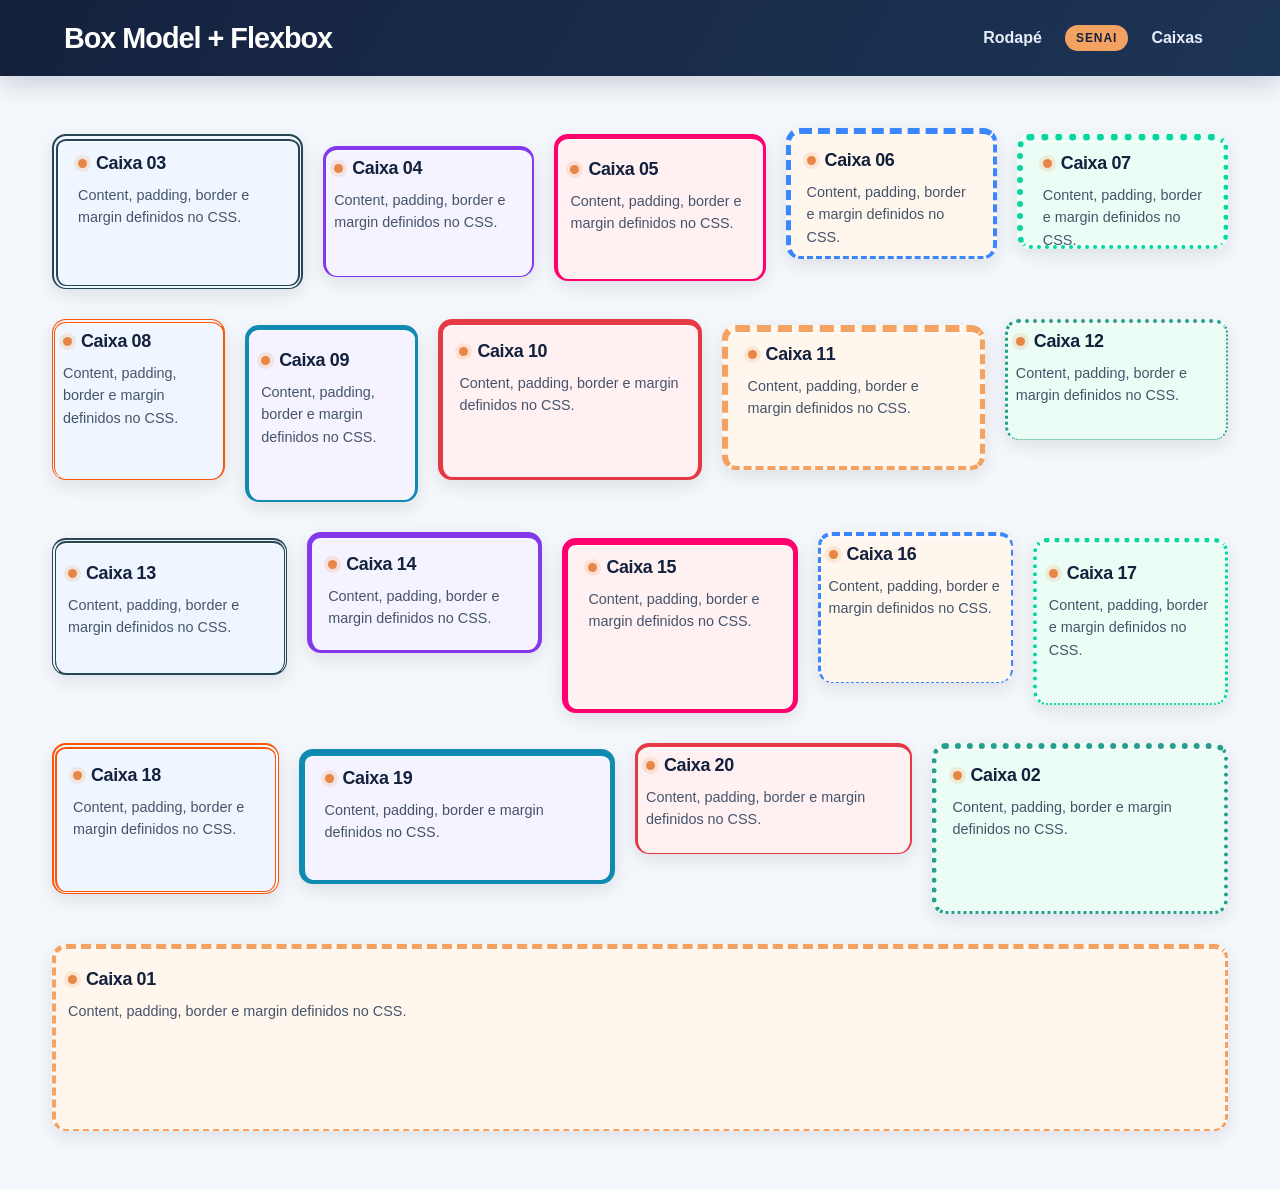
<file: atv1-aula7/index.html>
<!DOCTYPE html>
<html lang="pt-BR">
<head>
  <meta charset="UTF-8">
  <meta name="viewport" content="width=device-width, initial-scale=1.0">
  <title>Atividade 01 - Box Model e Flexbox</title>
  <!-- CSS externo, incluído pela tag <link> -->
  <link rel="stylesheet" href="style.css">
</head>
<body>
  <header class="cabecalho">
    <h1 class="titulo">Box Model + Flexbox</h1>
    <nav class="menu">
      <a href="#caixas">Caixas</a>
      <a href="#rodape">Rodapé</a>
      <span class="selo">SENAI</span>
    </nav>
  </header>

  <main class="principal" id="caixas">
    <section class="caixa caixa-01">
      <h2>Caixa 01</h2>
      <p>Content, padding, border e margin definidos no CSS.</p>
    </section>
    <section class="caixa caixa-02">
      <h2>Caixa 02</h2>
      <p>Content, padding, border e margin definidos no CSS.</p>
    </section>
    <section class="caixa caixa-03">
      <h2>Caixa 03</h2>
      <p>Content, padding, border e margin definidos no CSS.</p>
    </section>
    <section class="caixa caixa-04">
      <h2>Caixa 04</h2>
      <p>Content, padding, border e margin definidos no CSS.</p>
    </section>
    <section class="caixa caixa-05">
      <h2>Caixa 05</h2>
      <p>Content, padding, border e margin definidos no CSS.</p>
    </section>
    <section class="caixa caixa-06">
      <h2>Caixa 06</h2>
      <p>Content, padding, border e margin definidos no CSS.</p>
    </section>
    <section class="caixa caixa-07">
      <h2>Caixa 07</h2>
      <p>Content, padding, border e margin definidos no CSS.</p>
    </section>
    <section class="caixa caixa-08">
      <h2>Caixa 08</h2>
      <p>Content, padding, border e margin definidos no CSS.</p>
    </section>
    <section class="caixa caixa-09">
      <h2>Caixa 09</h2>
      <p>Content, padding, border e margin definidos no CSS.</p>
    </section>
    <section class="caixa caixa-10">
      <h2>Caixa 10</h2>
      <p>Content, padding, border e margin definidos no CSS.</p>
    </section>
    <section class="caixa caixa-11">
      <h2>Caixa 11</h2>
      <p>Content, padding, border e margin definidos no CSS.</p>
    </section>
    <section class="caixa caixa-12">
      <h2>Caixa 12</h2>
      <p>Content, padding, border e margin definidos no CSS.</p>
    </section>
    <section class="caixa caixa-13">
      <h2>Caixa 13</h2>
      <p>Content, padding, border e margin definidos no CSS.</p>
    </section>
    <section class="caixa caixa-14">
      <h2>Caixa 14</h2>
      <p>Content, padding, border e margin definidos no CSS.</p>
    </section>
    <section class="caixa caixa-15">
      <h2>Caixa 15</h2>
      <p>Content, padding, border e margin definidos no CSS.</p>
    </section>
    <section class="caixa caixa-16">
      <h2>Caixa 16</h2>
      <p>Content, padding, border e margin definidos no CSS.</p>
    </section>
    <section class="caixa caixa-17">
      <h2>Caixa 17</h2>
      <p>Content, padding, border e margin definidos no CSS.</p>
    </section>
    <section class="caixa caixa-18">
      <h2>Caixa 18</h2>
      <p>Content, padding, border e margin definidos no CSS.</p>
    </section>
    <section class="caixa caixa-19">
      <h2>Caixa 19</h2>
      <p>Content, padding, border e margin definidos no CSS.</p>
    </section>
    <section class="caixa caixa-20">
      <h2>Caixa 20</h2>
      <p>Content, padding, border e margin definidos no CSS.</p>
    </section>
  </main>

</body>
</html>
</file>
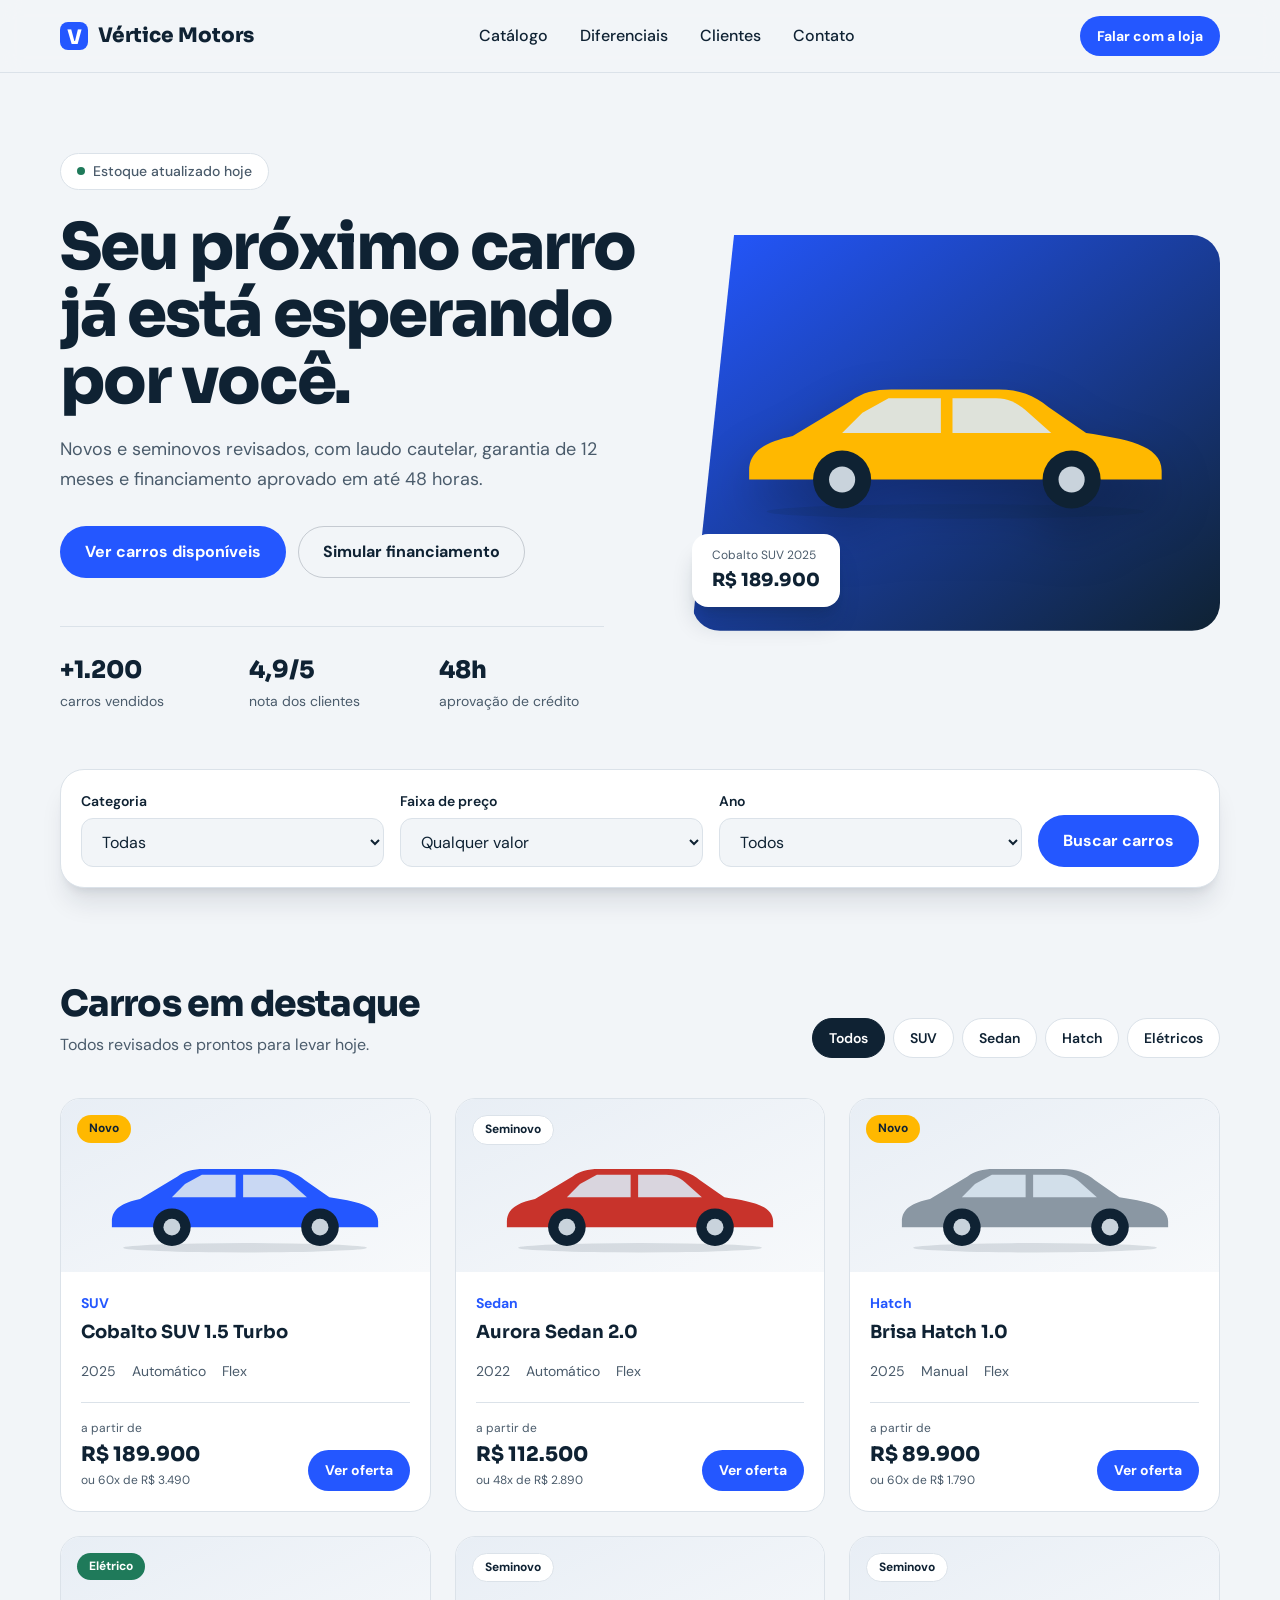
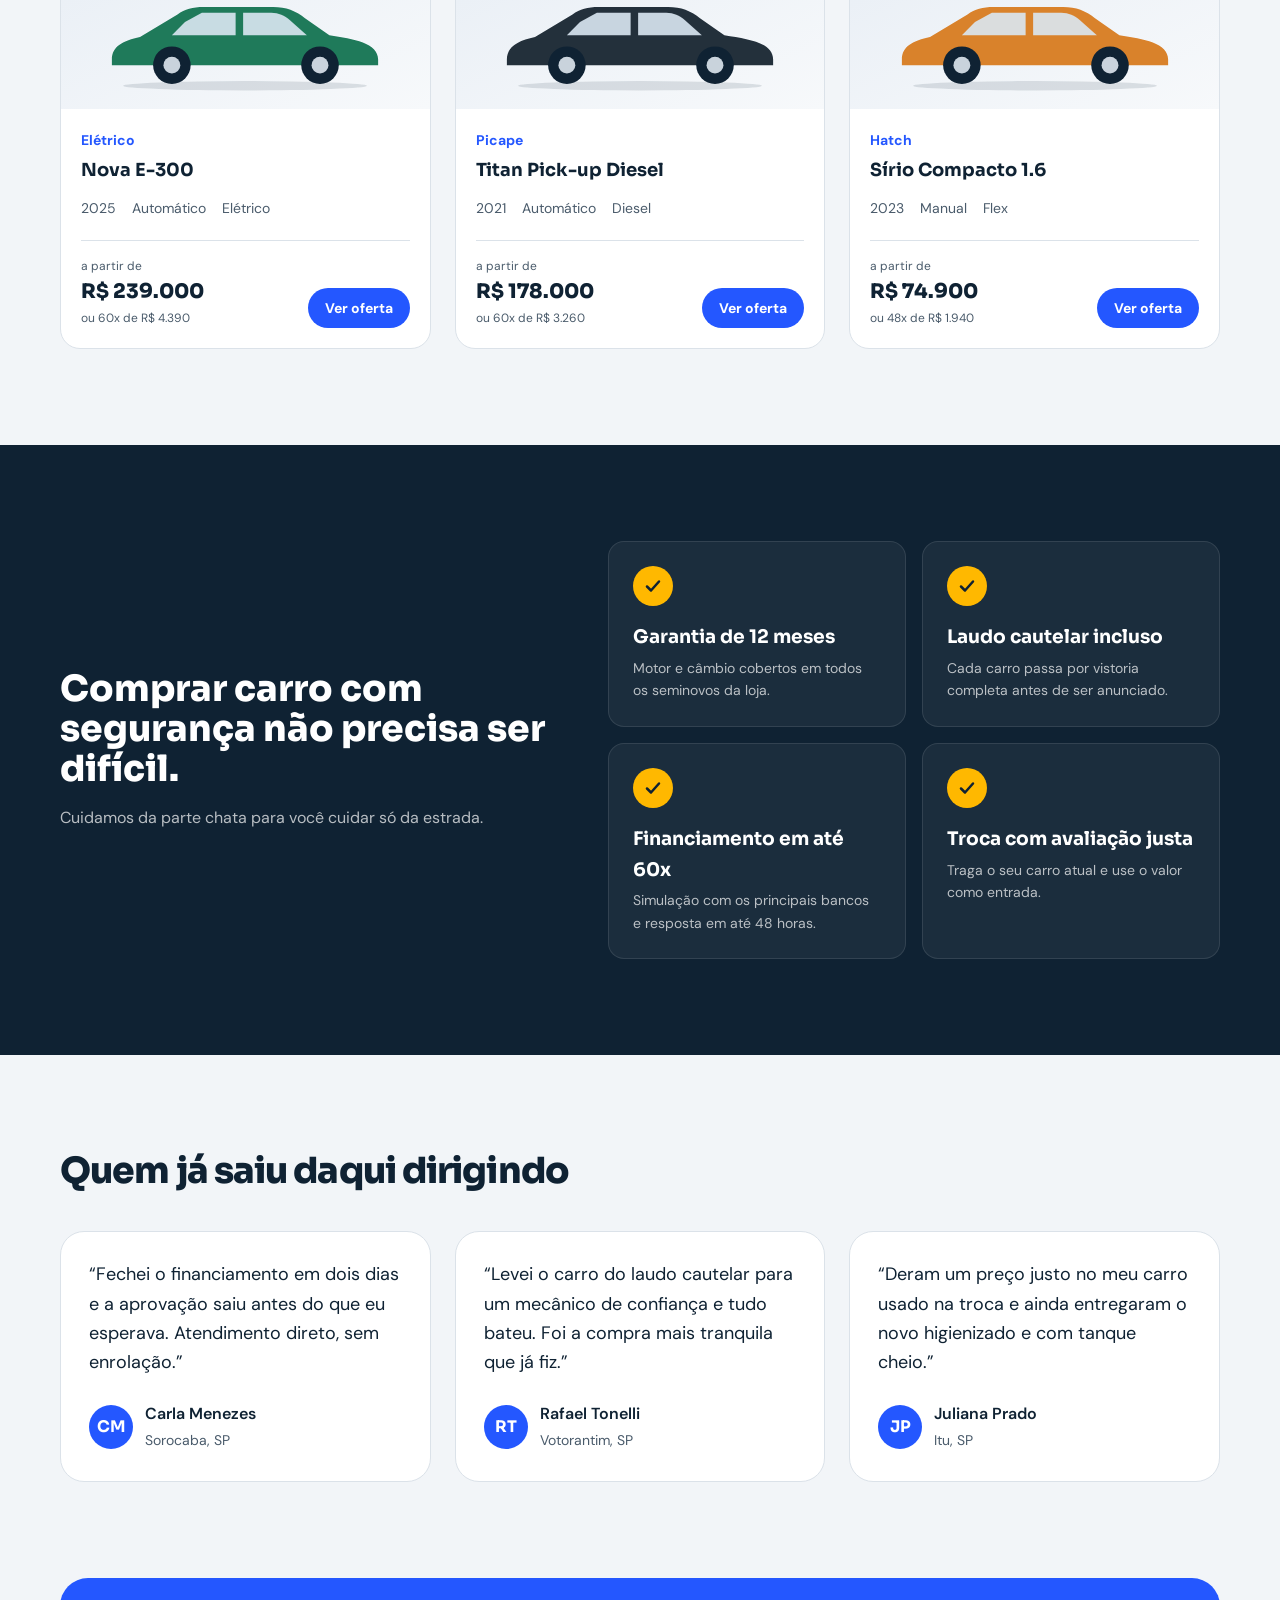
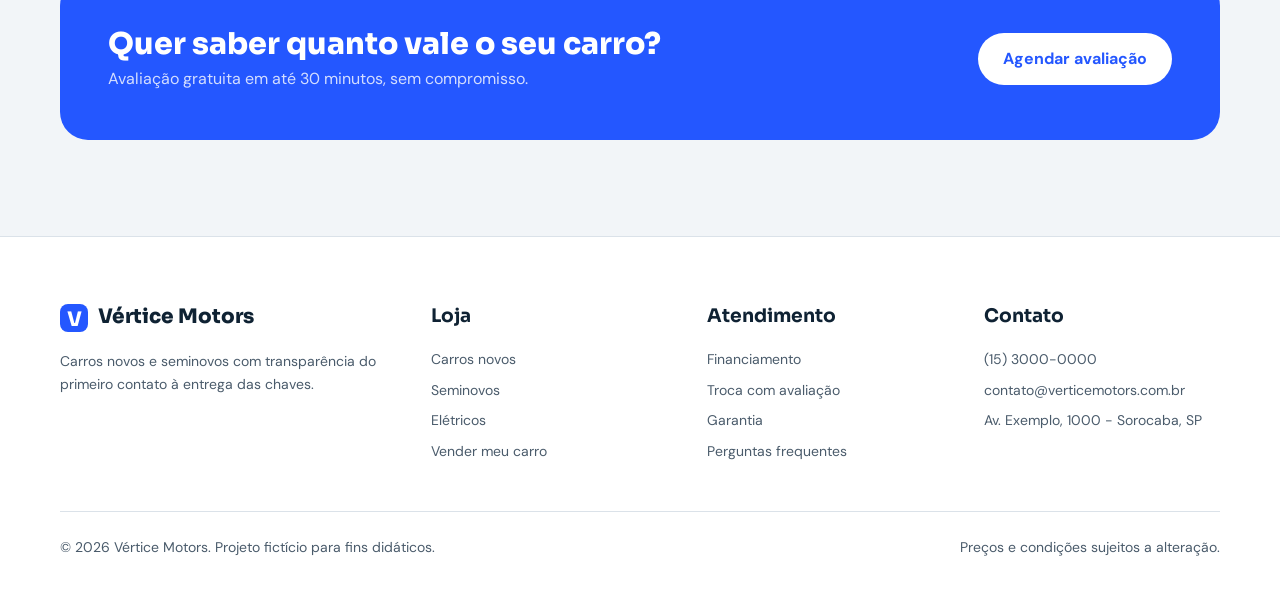
<file: atv2-aula7/index.html>
<!DOCTYPE html>
<html lang="pt-BR">
<head>
  <meta charset="UTF-8">
  <meta name="viewport" content="width=device-width, initial-scale=1.0">
  <title>Vértice Motors | Carros novos e seminovos</title>
  <meta name="description" content="Carros novos e seminovos com laudo cautelar, garantia e financiamento em até 60x.">
  <link rel="preconnect" href="https://fonts.googleapis.com">
  <link rel="preconnect" href="https://fonts.gstatic.com" crossorigin>
  <link href="https://fonts.googleapis.com/css2?family=DM+Sans:wght@400;500;700&family=Sora:wght@700;800&display=swap" rel="stylesheet">
  <link rel="stylesheet" href="style.css">
</head>
<body>
  <header class="header">
    <div class="container header__inner">
      <a class="logo" href="#"><span class="logo__mark">V</span>Vértice Motors</a>
      <nav class="nav" aria-label="Principal">
        <a href="#catalogo">Catálogo</a>
        <a href="#diferenciais">Diferenciais</a>
        <a href="#clientes">Clientes</a>
        <a href="#contato">Contato</a>
      </nav>
      <a class="btn btn--primary btn--sm" href="#contato">Falar com a loja</a>
    </div>
  </header>

  <main>
    <section class="hero">
      <div class="container hero__grid">
        <div>
          <span class="tag"><span class="tag__dot"></span>Estoque atualizado hoje</span>
          <h1 class="hero__title">Seu próximo carro já está esperando por você.</h1>
          <p class="hero__lead">Novos e seminovos revisados, com laudo cautelar, garantia de 12 meses e financiamento aprovado em até 48 horas.</p>
          <div class="hero__actions">
            <a class="btn btn--primary" href="#catalogo">Ver carros disponíveis</a>
            <a class="btn btn--ghost" href="#contato">Simular financiamento</a>
          </div>
          <dl class="stats">
            <div><dt class="stats__value">+1.200</dt><dd class="stats__label">carros vendidos</dd></div>
            <div><dt class="stats__value">4,9/5</dt><dd class="stats__label">nota dos clientes</dd></div>
            <div><dt class="stats__value">48h</dt><dd class="stats__label">aprovação de crédito</dd></div>
          </dl>
        </div>
        <div class="hero__visual">
          <div class="hero__panel">
            <svg class="hero__car" viewBox="0 0 320 124" fill="none" xmlns="http://www.w3.org/2000/svg" role="img" aria-label="Ilustração de carro">
<ellipse cx="160" cy="116" rx="130" ry="5" fill="#0f2233" opacity=".12"/>
<path d="M18 88C18 74 30 68 48 64L88 40C96 34 104 32 116 32H190C204 32 214 36 224 44L250 62C276 66 302 70 302 88V94H18Z" fill="currentColor"/>
<path d="M96 48L114 38H150V62H82Z" fill="#dbe7f2" opacity=".9"/>
<path d="M158 38H188C196 38 202 41 208 46L226 62H158Z" fill="#dbe7f2" opacity=".9"/>
<circle cx="82" cy="94" r="20" fill="#0f2233"/><circle cx="82" cy="94" r="9" fill="#c9d3dc"/>
<circle cx="240" cy="94" r="20" fill="#0f2233"/><circle cx="240" cy="94" r="9" fill="#c9d3dc"/>
</svg>
          </div>
          <div class="hero__chip">
            <p class="hero__chip-label">Cobalto SUV 2025</p>
            <p class="hero__chip-price">R$ 189.900</p>
          </div>
        </div>
      </div>
    </section>

    <section class="search-wrap" aria-label="Buscar carros">
      <div class="container">
        <form class="search" action="#catalogo">
          <div class="field"><label class="field__label" for="marca">Categoria</label>
            <select class="field__select" id="marca"><option>Todas</option><option>SUV</option><option>Sedan</option><option>Hatch</option><option>Picape</option><option>Elétrico</option></select></div>
          <div class="field"><label class="field__label" for="preco">Faixa de preço</label>
            <select class="field__select" id="preco"><option>Qualquer valor</option><option>Até R$ 90 mil</option><option>R$ 90 a 150 mil</option><option>Acima de R$ 150 mil</option></select></div>
          <div class="field"><label class="field__label" for="ano">Ano</label>
            <select class="field__select" id="ano"><option>Todos</option><option>2025</option><option>2023 ou mais novo</option><option>2021 ou mais novo</option></select></div>
          <button class="btn btn--primary" type="submit">Buscar carros</button>
        </form>
      </div>
    </section>

    <section class="section" id="catalogo">
      <div class="container">
        <div class="section__head">
          <div>
            <h2 class="section__title">Carros em destaque</h2>
            <p class="section__sub">Todos revisados e prontos para levar hoje.</p>
          </div>
          <div class="chips">
            <button class="chip chip--active" type="button">Todos</button>
            <button class="chip" type="button">SUV</button>
            <button class="chip" type="button">Sedan</button>
            <button class="chip" type="button">Hatch</button>
            <button class="chip" type="button">Elétricos</button>
          </div>
        </div>
        <div class="grid-cards">
        <article class="card">
          <div class="card__media">
            <span class="badge badge--new">Novo</span>
            <svg class="car car--blue" viewBox="0 0 320 124" fill="none" xmlns="http://www.w3.org/2000/svg" role="img" aria-label="Ilustração de carro">
<ellipse cx="160" cy="116" rx="130" ry="5" fill="#0f2233" opacity=".12"/>
<path d="M18 88C18 74 30 68 48 64L88 40C96 34 104 32 116 32H190C204 32 214 36 224 44L250 62C276 66 302 70 302 88V94H18Z" fill="currentColor"/>
<path d="M96 48L114 38H150V62H82Z" fill="#dbe7f2" opacity=".9"/>
<path d="M158 38H188C196 38 202 41 208 46L226 62H158Z" fill="#dbe7f2" opacity=".9"/>
<circle cx="82" cy="94" r="20" fill="#0f2233"/><circle cx="82" cy="94" r="9" fill="#c9d3dc"/>
<circle cx="240" cy="94" r="20" fill="#0f2233"/><circle cx="240" cy="94" r="9" fill="#c9d3dc"/>
</svg>
          </div>
          <div class="card__body">
            <p class="card__type">SUV</p>
            <h3 class="card__title">Cobalto SUV 1.5 Turbo</h3>
            <ul class="specs"><li>2025</li><li>Automático</li><li>Flex</li></ul>
            <div class="card__footer">
              <div>
                <p class="card__from">a partir de</p>
                <p class="card__price">R$ 189.900</p>
                <p class="card__from">ou 60x de R$ 3.490</p>
              </div>
              <a class="btn btn--primary btn--sm" href="#contato">Ver oferta</a>
            </div>
          </div>
        </article>
        <article class="card">
          <div class="card__media">
            <span class="badge badge--used">Seminovo</span>
            <svg class="car car--red" viewBox="0 0 320 124" fill="none" xmlns="http://www.w3.org/2000/svg" role="img" aria-label="Ilustração de carro">
<ellipse cx="160" cy="116" rx="130" ry="5" fill="#0f2233" opacity=".12"/>
<path d="M18 88C18 74 30 68 48 64L88 40C96 34 104 32 116 32H190C204 32 214 36 224 44L250 62C276 66 302 70 302 88V94H18Z" fill="currentColor"/>
<path d="M96 48L114 38H150V62H82Z" fill="#dbe7f2" opacity=".9"/>
<path d="M158 38H188C196 38 202 41 208 46L226 62H158Z" fill="#dbe7f2" opacity=".9"/>
<circle cx="82" cy="94" r="20" fill="#0f2233"/><circle cx="82" cy="94" r="9" fill="#c9d3dc"/>
<circle cx="240" cy="94" r="20" fill="#0f2233"/><circle cx="240" cy="94" r="9" fill="#c9d3dc"/>
</svg>
          </div>
          <div class="card__body">
            <p class="card__type">Sedan</p>
            <h3 class="card__title">Aurora Sedan 2.0</h3>
            <ul class="specs"><li>2022</li><li>Automático</li><li>Flex</li></ul>
            <div class="card__footer">
              <div>
                <p class="card__from">a partir de</p>
                <p class="card__price">R$ 112.500</p>
                <p class="card__from">ou 48x de R$ 2.890</p>
              </div>
              <a class="btn btn--primary btn--sm" href="#contato">Ver oferta</a>
            </div>
          </div>
        </article>
        <article class="card">
          <div class="card__media">
            <span class="badge badge--new">Novo</span>
            <svg class="car car--silver" viewBox="0 0 320 124" fill="none" xmlns="http://www.w3.org/2000/svg" role="img" aria-label="Ilustração de carro">
<ellipse cx="160" cy="116" rx="130" ry="5" fill="#0f2233" opacity=".12"/>
<path d="M18 88C18 74 30 68 48 64L88 40C96 34 104 32 116 32H190C204 32 214 36 224 44L250 62C276 66 302 70 302 88V94H18Z" fill="currentColor"/>
<path d="M96 48L114 38H150V62H82Z" fill="#dbe7f2" opacity=".9"/>
<path d="M158 38H188C196 38 202 41 208 46L226 62H158Z" fill="#dbe7f2" opacity=".9"/>
<circle cx="82" cy="94" r="20" fill="#0f2233"/><circle cx="82" cy="94" r="9" fill="#c9d3dc"/>
<circle cx="240" cy="94" r="20" fill="#0f2233"/><circle cx="240" cy="94" r="9" fill="#c9d3dc"/>
</svg>
          </div>
          <div class="card__body">
            <p class="card__type">Hatch</p>
            <h3 class="card__title">Brisa Hatch 1.0</h3>
            <ul class="specs"><li>2025</li><li>Manual</li><li>Flex</li></ul>
            <div class="card__footer">
              <div>
                <p class="card__from">a partir de</p>
                <p class="card__price">R$ 89.900</p>
                <p class="card__from">ou 60x de R$ 1.790</p>
              </div>
              <a class="btn btn--primary btn--sm" href="#contato">Ver oferta</a>
            </div>
          </div>
        </article>
        <article class="card">
          <div class="card__media">
            <span class="badge badge--eco">Elétrico</span>
            <svg class="car car--green" viewBox="0 0 320 124" fill="none" xmlns="http://www.w3.org/2000/svg" role="img" aria-label="Ilustração de carro">
<ellipse cx="160" cy="116" rx="130" ry="5" fill="#0f2233" opacity=".12"/>
<path d="M18 88C18 74 30 68 48 64L88 40C96 34 104 32 116 32H190C204 32 214 36 224 44L250 62C276 66 302 70 302 88V94H18Z" fill="currentColor"/>
<path d="M96 48L114 38H150V62H82Z" fill="#dbe7f2" opacity=".9"/>
<path d="M158 38H188C196 38 202 41 208 46L226 62H158Z" fill="#dbe7f2" opacity=".9"/>
<circle cx="82" cy="94" r="20" fill="#0f2233"/><circle cx="82" cy="94" r="9" fill="#c9d3dc"/>
<circle cx="240" cy="94" r="20" fill="#0f2233"/><circle cx="240" cy="94" r="9" fill="#c9d3dc"/>
</svg>
          </div>
          <div class="card__body">
            <p class="card__type">Elétrico</p>
            <h3 class="card__title">Nova E-300</h3>
            <ul class="specs"><li>2025</li><li>Automático</li><li>Elétrico</li></ul>
            <div class="card__footer">
              <div>
                <p class="card__from">a partir de</p>
                <p class="card__price">R$ 239.000</p>
                <p class="card__from">ou 60x de R$ 4.390</p>
              </div>
              <a class="btn btn--primary btn--sm" href="#contato">Ver oferta</a>
            </div>
          </div>
        </article>
        <article class="card">
          <div class="card__media">
            <span class="badge badge--used">Seminovo</span>
            <svg class="car car--black" viewBox="0 0 320 124" fill="none" xmlns="http://www.w3.org/2000/svg" role="img" aria-label="Ilustração de carro">
<ellipse cx="160" cy="116" rx="130" ry="5" fill="#0f2233" opacity=".12"/>
<path d="M18 88C18 74 30 68 48 64L88 40C96 34 104 32 116 32H190C204 32 214 36 224 44L250 62C276 66 302 70 302 88V94H18Z" fill="currentColor"/>
<path d="M96 48L114 38H150V62H82Z" fill="#dbe7f2" opacity=".9"/>
<path d="M158 38H188C196 38 202 41 208 46L226 62H158Z" fill="#dbe7f2" opacity=".9"/>
<circle cx="82" cy="94" r="20" fill="#0f2233"/><circle cx="82" cy="94" r="9" fill="#c9d3dc"/>
<circle cx="240" cy="94" r="20" fill="#0f2233"/><circle cx="240" cy="94" r="9" fill="#c9d3dc"/>
</svg>
          </div>
          <div class="card__body">
            <p class="card__type">Picape</p>
            <h3 class="card__title">Titan Pick-up Diesel</h3>
            <ul class="specs"><li>2021</li><li>Automático</li><li>Diesel</li></ul>
            <div class="card__footer">
              <div>
                <p class="card__from">a partir de</p>
                <p class="card__price">R$ 178.000</p>
                <p class="card__from">ou 60x de R$ 3.260</p>
              </div>
              <a class="btn btn--primary btn--sm" href="#contato">Ver oferta</a>
            </div>
          </div>
        </article>
        <article class="card">
          <div class="card__media">
            <span class="badge badge--used">Seminovo</span>
            <svg class="car car--orange" viewBox="0 0 320 124" fill="none" xmlns="http://www.w3.org/2000/svg" role="img" aria-label="Ilustração de carro">
<ellipse cx="160" cy="116" rx="130" ry="5" fill="#0f2233" opacity=".12"/>
<path d="M18 88C18 74 30 68 48 64L88 40C96 34 104 32 116 32H190C204 32 214 36 224 44L250 62C276 66 302 70 302 88V94H18Z" fill="currentColor"/>
<path d="M96 48L114 38H150V62H82Z" fill="#dbe7f2" opacity=".9"/>
<path d="M158 38H188C196 38 202 41 208 46L226 62H158Z" fill="#dbe7f2" opacity=".9"/>
<circle cx="82" cy="94" r="20" fill="#0f2233"/><circle cx="82" cy="94" r="9" fill="#c9d3dc"/>
<circle cx="240" cy="94" r="20" fill="#0f2233"/><circle cx="240" cy="94" r="9" fill="#c9d3dc"/>
</svg>
          </div>
          <div class="card__body">
            <p class="card__type">Hatch</p>
            <h3 class="card__title">Sírio Compacto 1.6</h3>
            <ul class="specs"><li>2023</li><li>Manual</li><li>Flex</li></ul>
            <div class="card__footer">
              <div>
                <p class="card__from">a partir de</p>
                <p class="card__price">R$ 74.900</p>
                <p class="card__from">ou 48x de R$ 1.940</p>
              </div>
              <a class="btn btn--primary btn--sm" href="#contato">Ver oferta</a>
            </div>
          </div>
        </article>
        </div>
      </div>
    </section>

    <section class="dark" id="diferenciais">
      <div class="container dark__grid">
        <div>
          <h2 class="dark__title">Comprar carro com segurança não precisa ser difícil.</h2>
          <p class="dark__text">Cuidamos da parte chata para você cuidar só da estrada.</p>
        </div>
        <ul class="features">
          <li class="feature">
            <span class="feature__icon"><svg class="feature__check" viewBox="0 0 20 20" fill="none" stroke="currentColor" stroke-width="2.5" stroke-linecap="round" stroke-linejoin="round" aria-hidden="true"><path d="M4 10.5l4 4 8-9"/></svg></span>
            <h3 class="feature__title">Garantia de 12 meses</h3>
            <p class="feature__text">Motor e câmbio cobertos em todos os seminovos da loja.</p>
          </li>
          <li class="feature">
            <span class="feature__icon"><svg class="feature__check" viewBox="0 0 20 20" fill="none" stroke="currentColor" stroke-width="2.5" stroke-linecap="round" stroke-linejoin="round" aria-hidden="true"><path d="M4 10.5l4 4 8-9"/></svg></span>
            <h3 class="feature__title">Laudo cautelar incluso</h3>
            <p class="feature__text">Cada carro passa por vistoria completa antes de ser anunciado.</p>
          </li>
          <li class="feature">
            <span class="feature__icon"><svg class="feature__check" viewBox="0 0 20 20" fill="none" stroke="currentColor" stroke-width="2.5" stroke-linecap="round" stroke-linejoin="round" aria-hidden="true"><path d="M4 10.5l4 4 8-9"/></svg></span>
            <h3 class="feature__title">Financiamento em até 60x</h3>
            <p class="feature__text">Simulação com os principais bancos e resposta em até 48 horas.</p>
          </li>
          <li class="feature">
            <span class="feature__icon"><svg class="feature__check" viewBox="0 0 20 20" fill="none" stroke="currentColor" stroke-width="2.5" stroke-linecap="round" stroke-linejoin="round" aria-hidden="true"><path d="M4 10.5l4 4 8-9"/></svg></span>
            <h3 class="feature__title">Troca com avaliação justa</h3>
            <p class="feature__text">Traga o seu carro atual e use o valor como entrada.</p>
          </li>
        </ul>
      </div>
    </section>

    <section class="section" id="clientes">
      <div class="container">
        <h2 class="section__title">Quem já saiu daqui dirigindo</h2>
        <div class="grid-quotes">
        <figure class="quote">
          <blockquote class="quote__text">“Fechei o financiamento em dois dias e a aprovação saiu antes do que eu esperava. Atendimento direto, sem enrolação.”</blockquote>
          <figcaption class="quote__person">
            <span class="quote__avatar">CM</span>
            <span><strong class="quote__name">Carla Menezes</strong><span class="quote__city">Sorocaba, SP</span></span>
          </figcaption>
        </figure>
        <figure class="quote">
          <blockquote class="quote__text">“Levei o carro do laudo cautelar para um mecânico de confiança e tudo bateu. Foi a compra mais tranquila que já fiz.”</blockquote>
          <figcaption class="quote__person">
            <span class="quote__avatar">RT</span>
            <span><strong class="quote__name">Rafael Tonelli</strong><span class="quote__city">Votorantim, SP</span></span>
          </figcaption>
        </figure>
        <figure class="quote">
          <blockquote class="quote__text">“Deram um preço justo no meu carro usado na troca e ainda entregaram o novo higienizado e com tanque cheio.”</blockquote>
          <figcaption class="quote__person">
            <span class="quote__avatar">JP</span>
            <span><strong class="quote__name">Juliana Prado</strong><span class="quote__city">Itu, SP</span></span>
          </figcaption>
        </figure>
        </div>
      </div>
    </section>

    <section class="cta-wrap" id="contato">
      <div class="container">
        <div class="cta">
          <div>
            <h2 class="cta__title">Quer saber quanto vale o seu carro?</h2>
            <p class="cta__text">Avaliação gratuita em até 30 minutos, sem compromisso.</p>
          </div>
          <a class="btn btn--light" href="#">Agendar avaliação</a>
        </div>
      </div>
    </section>
  </main>

  <footer class="footer">
    <div class="container">
      <div class="footer__grid">
        <div>
          <a class="logo" href="#"><span class="logo__mark">V</span>Vértice Motors</a>
          <p class="footer__about">Carros novos e seminovos com transparência do primeiro contato à entrega das chaves.</p>
        </div>
      <div>
        <h3 class="footer__title">Loja</h3>
        <ul class="footer__list">
          <li><a href="#">Carros novos</a></li>
          <li><a href="#">Seminovos</a></li>
          <li><a href="#">Elétricos</a></li>
          <li><a href="#">Vender meu carro</a></li>
        </ul>
      </div>
      <div>
        <h3 class="footer__title">Atendimento</h3>
        <ul class="footer__list">
          <li><a href="#">Financiamento</a></li>
          <li><a href="#">Troca com avaliação</a></li>
          <li><a href="#">Garantia</a></li>
          <li><a href="#">Perguntas frequentes</a></li>
        </ul>
      </div>
      <div>
        <h3 class="footer__title">Contato</h3>
        <ul class="footer__list">
          <li><a href="#">(15) 3000-0000</a></li>
          <li><a href="#">contato@verticemotors.com.br</a></li>
          <li><a href="#">Av. Exemplo, 1000 - Sorocaba, SP</a></li>
        </ul>
      </div>
      </div>
      <div class="footer__bottom">
        <p>© 2026 Vértice Motors. Projeto fictício para fins didáticos.</p>
        <p>Preços e condições sujeitos a alteração.</p>
      </div>
    </div>
  </footer>
</body>
</html>
</file>
<file: atv1-aula7/style.css>
/* ==========================================================
   Atividade 01 - Box Model (Content, Padding, Border, Margin)
   e Flexbox. Todas as caixas usam box-sizing: content-box
   para que width/height representem só o CONTENT.
   ========================================================== */

* { box-sizing: content-box; }

body {
  margin: 0;
  font-family: "Segoe UI", Arial, Helvetica, sans-serif;
  background: #f4f7fb;
  color: #172033;
}

/* ================= PARTE 3 - FLEXBOX (20 propriedades) ================= */

/* Cabeçalho */
.cabecalho {
  display: flex;                    /* 1  display: flex */
  justify-content: space-between;   /* 6  justify-content */
  align-items: center;              /* 7  align-items */
  gap: 20px;
  padding: 20px clamp(20px, 5vw, 72px);
  background: linear-gradient(120deg, #14213d, #1d3557);
  color: #fff;
  box-shadow: 0 8px 24px rgb(20 33 61 / 18%);
}
.titulo {
  margin: 0;
  font-size: clamp(1.25rem, 2.5vw, 1.8rem);
  letter-spacing: -0.035em;
}

/* Menu */
.menu {
  display: flex;
  gap: 10px;                        /* 11 gap */
  align-items: center;
}
.menu a {
  padding: 9px 13px;
  border-radius: 8px;
  color: #e8eef8;
  text-decoration: none;
  font-weight: 600;
  transition: background-color 160ms ease, color 160ms ease;
}
.menu a:hover,
.menu a:focus-visible {
  background: rgb(255 255 255 / 14%);
  color: #fff;
  outline: none;
}
.menu a:first-child { order: 2; }   /* 18 order (troca a posição) */

.selo {
  display: inline-flex;             /* 2  inline-flex */
  place-items: center;              /* 10 place-items */
  padding: 6px 11px;
  background: #f4a261;
  color: #14213d;
  font-weight: bold;
  font-size: 0.75rem;
  letter-spacing: 0.08em;
  border-radius: 999px;
  order: 1;
}

/* Contêiner das 20 caixas */
.principal {
  display: flex;
  flex-direction: row;              /* 3  flex-direction */
  flex-wrap: wrap;                  /* 4  flex-wrap */
  flex-flow: row wrap;              /* 5  flex-flow (atalho de direction + wrap) */
  justify-content: center;          /* 6  justify-content */
  align-items: flex-start;          /* 7  align-items */
  align-content: flex-start;        /* 8  align-content */
  place-content: flex-start center; /* 9  place-content */
  gap: 12px;                        /* 11 gap */
  row-gap: 16px;                    /* 12 row-gap */
  column-gap: 12px;                 /* 13 column-gap */
  padding: clamp(20px, 4vw, 48px);
}

/* Propriedades dos ITENS (as caixas) */
.caixa {
  flex-grow: 1;                     /* 14 flex-grow */
  flex-shrink: 1;                   /* 15 flex-shrink */
  flex-basis: auto;                 /* 16 flex-basis (usa o width de cada caixa) */
  flex: 1 1 auto;                   /* 17 flex (atalho de grow shrink basis) */
  position: relative;
  border-radius: 14px;
  background-image: linear-gradient(145deg, rgb(255 255 255 / 72%), rgb(255 255 255 / 12%));
  box-shadow: 0 6px 18px rgb(23 32 51 / 10%), inset 0 1px 0 rgb(255 255 255 / 80%);
  color: #263248;
  overflow-wrap: anywhere;
  transition: transform 180ms ease, box-shadow 180ms ease, filter 180ms ease;
}
.caixa:hover {
  transform: translateY(-5px);
  filter: saturate(1.08);
  box-shadow: 0 14px 28px rgb(23 32 51 / 17%), inset 0 1px 0 rgb(255 255 255 / 90%);
}
.caixa-01 { order: 2; }             /* 18 order */
.caixa-02 { order: 1; }
.caixa-03 { align-self: flex-end; } /* 19 align-self */
.caixa-04 { place-self: center; }   /* 20 place-self */

/* Rodapé */
.rodape {
  display: flex;
  flex-direction: row;
  justify-content: space-around;
  padding: 16px;
  background: #1e293b;
  color: #fff;
}

/* Responsivo: em telas pequenas tudo vira coluna */
@media (max-width: 600px) {
  .cabecalho, .rodape { flex-direction: column; gap: 12px; }
  .menu { flex-wrap: wrap; justify-content: center; }
  .principal {
    flex-direction: column;
    align-items: stretch;
    gap: 14px;
  }
  .caixa {
    width: auto;
    height: auto;
    min-height: 72px;
  }
}

@media (prefers-reduced-motion: reduce) {
  .caixa, .menu a { transition: none; }
  .caixa:hover { transform: none; }
}

/* ================= PARTE 2 - BOX MODEL (20 elementos) ================= */
.caixa h2 {
  display: flex;
  align-items: center;
  gap: 9px;
  margin: 0 0 10px;
  color: #14213d;
  font-size: 1.12rem;
  letter-spacing: -0.02em;
}
.caixa h2::before {
  content: "";
  width: 9px;
  height: 9px;
  flex: 0 0 9px;
  border-radius: 50%;
  background: #e88745;
  box-shadow: 0 0 0 4px rgb(232 135 69 / 16%);
}
.caixa p {
  margin: 0;
  color: #46546b;
  font-size: 0.9rem;
  line-height: 1.55;
}

.caixa-01 {
  /* Content */
  width: 220px; height: 140px;
  /* Padding */
  padding-top: 20px; padding-right: 12px; padding-bottom: 20px; padding-left: 12px;
  /* Border */
  border-width: 5px 3px 2px 4px; border-style: dashed; border-color: #f4a261;
  /* Margin */
  margin-top: 10px; margin-right: 4px; margin-bottom: 10px; margin-left: 4px;
  background: #fff7ed;
}
.caixa-02 {
  /* Content */
  width: 210px; height: 130px;
  /* Padding */
  padding-top: 16px; padding-right: 16px; padding-bottom: 16px; padding-left: 16px;
  /* Border */
  border-width: 6px 4px 3px 5px; border-style: dotted; border-color: #2a9d8f;
  /* Margin */
  margin-top: 4px; margin-right: 4px; margin-bottom: 4px; margin-left: 4px;
  background: #ecfdf5;
}
.caixa-03 {
  /* Content */
  width: 200px; height: 120px;
  /* Padding */
  padding-top: 12px; padding-right: 20px; padding-bottom: 12px; padding-left: 20px;
  /* Border */
  border-width: 7px 5px 4px 6px; border-style: double; border-color: #264653;
  /* Margin */
  margin-top: 10px; margin-right: 4px; margin-bottom: 10px; margin-left: 4px;
  background: #eff6ff;
}
.caixa-04 {
  /* Content */
  width: 190px; height: 110px;
  /* Padding */
  padding-top: 8px; padding-right: 8px; padding-bottom: 8px; padding-left: 8px;
  /* Border */
  border-width: 4px 2px 1px 3px; border-style: solid; border-color: #8338ec;
  /* Margin */
  margin-top: 4px; margin-right: 4px; margin-bottom: 4px; margin-left: 4px;
  background: #f5f3ff;
}
.caixa-05 {
  /* Content */
  width: 180px; height: 100px;
  /* Padding */
  padding-top: 20px; padding-right: 12px; padding-bottom: 20px; padding-left: 12px;
  /* Border */
  border-width: 5px 3px 2px 4px; border-style: solid; border-color: #ff006e;
  /* Margin */
  margin-top: 10px; margin-right: 4px; margin-bottom: 10px; margin-left: 4px;
  background: #fff1f2;
}
.caixa-06 {
  /* Content */
  width: 170px; height: 90px;
  /* Padding */
  padding-top: 16px; padding-right: 16px; padding-bottom: 16px; padding-left: 16px;
  /* Border */
  border-width: 6px 4px 3px 5px; border-style: dashed; border-color: #3a86ff;
  /* Margin */
  margin-top: 4px; margin-right: 4px; margin-bottom: 4px; margin-left: 4px;
  background: #fff7ed;
}
.caixa-07 {
  /* Content */
  width: 160px; height: 80px;
  /* Padding */
  padding-top: 12px; padding-right: 20px; padding-bottom: 12px; padding-left: 20px;
  /* Border */
  border-width: 7px 5px 4px 6px; border-style: dotted; border-color: #06d6a0;
  /* Margin */
  margin-top: 10px; margin-right: 4px; margin-bottom: 10px; margin-left: 4px;
  background: #ecfdf5;
}
.caixa-08 {
  /* Content */
  width: 150px; height: 140px;
  /* Padding */
  padding-top: 8px; padding-right: 8px; padding-bottom: 8px; padding-left: 8px;
  /* Border */
  border-width: 4px 2px 1px 3px; border-style: double; border-color: #fb5607;
  /* Margin */
  margin-top: 4px; margin-right: 4px; margin-bottom: 4px; margin-left: 4px;
  background: #eff6ff;
}
.caixa-09 {
  /* Content */
  width: 140px; height: 130px;
  /* Padding */
  padding-top: 20px; padding-right: 12px; padding-bottom: 20px; padding-left: 12px;
  /* Border */
  border-width: 5px 3px 2px 4px; border-style: solid; border-color: #118ab2;
  /* Margin */
  margin-top: 10px; margin-right: 4px; margin-bottom: 10px; margin-left: 4px;
  background: #f5f3ff;
}
.caixa-10 {
  /* Content */
  width: 220px; height: 120px;
  /* Padding */
  padding-top: 16px; padding-right: 16px; padding-bottom: 16px; padding-left: 16px;
  /* Border */
  border-width: 6px 4px 3px 5px; border-style: solid; border-color: #e63946;
  /* Margin */
  margin-top: 4px; margin-right: 4px; margin-bottom: 4px; margin-left: 4px;
  background: #fff1f2;
}
.caixa-11 {
  /* Content */
  width: 210px; height: 110px;
  /* Padding */
  padding-top: 12px; padding-right: 20px; padding-bottom: 12px; padding-left: 20px;
  /* Border */
  border-width: 7px 5px 4px 6px; border-style: dashed; border-color: #f4a261;
  /* Margin */
  margin-top: 10px; margin-right: 4px; margin-bottom: 10px; margin-left: 4px;
  background: #fff7ed;
}
.caixa-12 {
  /* Content */
  width: 200px; height: 100px;
  /* Padding */
  padding-top: 8px; padding-right: 8px; padding-bottom: 8px; padding-left: 8px;
  /* Border */
  border-width: 4px 2px 1px 3px; border-style: dotted; border-color: #2a9d8f;
  /* Margin */
  margin-top: 4px; margin-right: 4px; margin-bottom: 4px; margin-left: 4px;
  background: #ecfdf5;
}
.caixa-13 {
  /* Content */
  width: 190px; height: 90px;
  /* Padding */
  padding-top: 20px; padding-right: 12px; padding-bottom: 20px; padding-left: 12px;
  /* Border */
  border-width: 5px 3px 2px 4px; border-style: double; border-color: #264653;
  /* Margin */
  margin-top: 10px; margin-right: 4px; margin-bottom: 10px; margin-left: 4px;
  background: #eff6ff;
}
.caixa-14 {
  /* Content */
  width: 180px; height: 80px;
  /* Padding */
  padding-top: 16px; padding-right: 16px; padding-bottom: 16px; padding-left: 16px;
  /* Border */
  border-width: 6px 4px 3px 5px; border-style: solid; border-color: #8338ec;
  /* Margin */
  margin-top: 4px; margin-right: 4px; margin-bottom: 4px; margin-left: 4px;
  background: #f5f3ff;
}
.caixa-15 {
  /* Content */
  width: 170px; height: 140px;
  /* Padding */
  padding-top: 12px; padding-right: 20px; padding-bottom: 12px; padding-left: 20px;
  /* Border */
  border-width: 7px 5px 4px 6px; border-style: solid; border-color: #ff006e;
  /* Margin */
  margin-top: 10px; margin-right: 4px; margin-bottom: 10px; margin-left: 4px;
  background: #fff1f2;
}
.caixa-16 {
  /* Content */
  width: 160px; height: 130px;
  /* Padding */
  padding-top: 8px; padding-right: 8px; padding-bottom: 8px; padding-left: 8px;
  /* Border */
  border-width: 4px 2px 1px 3px; border-style: dashed; border-color: #3a86ff;
  /* Margin */
  margin-top: 4px; margin-right: 4px; margin-bottom: 4px; margin-left: 4px;
  background: #fff7ed;
}
.caixa-17 {
  /* Content */
  width: 150px; height: 120px;
  /* Padding */
  padding-top: 20px; padding-right: 12px; padding-bottom: 20px; padding-left: 12px;
  /* Border */
  border-width: 5px 3px 2px 4px; border-style: dotted; border-color: #06d6a0;
  /* Margin */
  margin-top: 10px; margin-right: 4px; margin-bottom: 10px; margin-left: 4px;
  background: #ecfdf5;
}
.caixa-18 {
  /* Content */
  width: 140px; height: 110px;
  /* Padding */
  padding-top: 16px; padding-right: 16px; padding-bottom: 16px; padding-left: 16px;
  /* Border */
  border-width: 6px 4px 3px 5px; border-style: double; border-color: #fb5607;
  /* Margin */
  margin-top: 4px; margin-right: 4px; margin-bottom: 4px; margin-left: 4px;
  background: #eff6ff;
}
.caixa-19 {
  /* Content */
  width: 220px; height: 100px;
  /* Padding */
  padding-top: 12px; padding-right: 20px; padding-bottom: 12px; padding-left: 20px;
  /* Border */
  border-width: 7px 5px 4px 6px; border-style: solid; border-color: #118ab2;
  /* Margin */
  margin-top: 10px; margin-right: 4px; margin-bottom: 10px; margin-left: 4px;
  background: #f5f3ff;
}
.caixa-20 {
  /* Content */
  width: 210px; height: 90px;
  /* Padding */
  padding-top: 8px; padding-right: 8px; padding-bottom: 8px; padding-left: 8px;
  /* Border */
  border-width: 4px 2px 1px 3px; border-style: solid; border-color: #e63946;
  /* Margin */
  margin-top: 4px; margin-right: 4px; margin-bottom: 4px; margin-left: 4px;
  background: #fff1f2;
}
</file>
<file: atv2-aula7/style.css>
/* ==========================================================
   Vértice Motors - versão em CSS puro (metodologia BEM)
   ========================================================== */

/* ---------- Tokens ---------- */
:root {
  --ink: #0f2233;
  --ink-soft: #4a5b6b;
  --paper: #f2f5f8;
  --white: #ffffff;
  --accent: #2457ff;
  --accent-dark: #1a3fc4;
  --signal: #ffb800;
  --line: #dbe2e9;
  --leaf: #1f7a5a;
  --font-display: "Sora", system-ui, sans-serif;
  --font-body: "DM Sans", system-ui, sans-serif;
  --shadow-xl: 0 20px 25px -5px rgba(15, 34, 51, .1), 0 8px 10px -6px rgba(15, 34, 51, .1);
}

/* ---------- Reset e base ---------- */
*, *::before, *::after { box-sizing: border-box; }
html { scroll-behavior: smooth; }
body {
  margin: 0;
  font-family: var(--font-body);
  background: var(--paper);
  color: var(--ink);
  line-height: 1.625;
  -webkit-font-smoothing: antialiased;
}
svg { display: block; max-width: 100%; }
a { color: inherit; text-decoration: none; }
ul { list-style: none; margin: 0; padding: 0; }
h1, h2, h3, p, dl, dd, figure, blockquote { margin: 0; }
:focus-visible { outline: 3px solid var(--accent); outline-offset: 3px; }

.container { width: min(1160px, calc(100% - 40px)); margin-inline: auto; }

/* ---------- Botões ---------- */
.btn {
  display: inline-flex;
  align-items: center;
  justify-content: center;
  gap: .5rem;
  padding: .75rem 1.5rem;
  border: 1px solid transparent;
  border-radius: 9999px;
  font: inherit;
  font-weight: 700;
  cursor: pointer;
  transition: transform .2s, background-color .2s, border-color .2s, color .2s;
}
.btn--primary { background: var(--accent); color: var(--white); }
.btn--primary:hover { background: var(--accent-dark); transform: translateY(-2px); }
.btn--ghost { border-color: rgba(15, 34, 51, .2); color: var(--ink); }
.btn--ghost:hover { border-color: var(--ink); background: var(--white); }
.btn--light { background: var(--white); color: var(--accent); }
.btn--light:hover { background: var(--signal); color: var(--ink); }
.btn--sm { padding: .5rem 1rem; font-size: .875rem; }

/* ---------- Header ---------- */
.header {
  position: sticky;
  top: 0;
  z-index: 50;
  background: rgba(242, 245, 248, .85);
  backdrop-filter: blur(10px);
  border-bottom: 1px solid var(--line);
}
.header__inner { display: flex; align-items: center; justify-content: space-between; height: 72px; }
.logo { display: flex; align-items: center; gap: .625rem; font-family: var(--font-display); font-size: 1.25rem; font-weight: 800; }
.logo__mark { display: grid; place-items: center; width: 1.75rem; height: 1.75rem; border-radius: .5rem; background: var(--accent); color: var(--white); }
.nav { display: none; }
.nav a { transition: color .2s; }
.nav a:hover { color: var(--accent); }

/* ---------- Hero ---------- */
.hero { padding: 3.5rem 0 6rem; }
.hero__grid { display: grid; align-items: center; gap: 3rem; }
.tag {
  display: inline-flex;
  align-items: center;
  gap: .5rem;
  padding: .375rem 1rem;
  border: 1px solid var(--line);
  border-radius: 9999px;
  background: var(--white);
  font-size: .875rem;
  font-weight: 500;
  color: var(--ink-soft);
}
.tag__dot { width: .5rem; height: .5rem; border-radius: 50%; background: var(--leaf); }
.hero__title { margin-top: 1.5rem; font-family: var(--font-display); font-size: clamp(2.4rem, 5vw, 4rem); font-weight: 800; line-height: 1.05; letter-spacing: -0.03em; }
.hero__lead { margin-top: 1.25rem; max-width: 34rem; font-size: 1.125rem; color: var(--ink-soft); }
.hero__actions { display: flex; flex-wrap: wrap; gap: .75rem; margin-top: 2rem; }
.stats { display: grid; grid-template-columns: repeat(3, 1fr); gap: 1.5rem; max-width: 34rem; margin-top: 3rem; padding-top: 1.5rem; border-top: 1px solid var(--line); }
.stats__value { font-family: var(--font-display); font-size: 1.5rem; font-weight: 800; }
.stats__label { font-size: .875rem; color: var(--ink-soft); }
.hero__visual { position: relative; }
.hero__panel {
  display: grid;
  place-items: center;
  aspect-ratio: 4 / 3;
  border-radius: 28px;
  background: linear-gradient(to bottom right, var(--accent), var(--ink));
  clip-path: polygon(8% 0, 100% 0, 100% 100%, 0 100%);
}
.hero__car { width: 88%; color: var(--signal); filter: drop-shadow(0 25px 25px rgba(0, 0, 0, .25)); }
.hero__chip { position: absolute; bottom: 1.5rem; left: 0; padding: .75rem 1.25rem; border-radius: 1rem; background: var(--white); box-shadow: 0 20px 25px -5px rgba(15, 34, 51, .2), 0 8px 10px -6px rgba(15, 34, 51, .2); }
.hero__chip-label { font-size: .75rem; color: var(--ink-soft); }
.hero__chip-price { font-family: var(--font-display); font-size: 1.125rem; font-weight: 800; }

/* ---------- Busca ---------- */
.search-wrap { position: relative; z-index: 10; margin-top: -2.5rem; }
.search { display: grid; gap: 1rem; padding: 1.25rem; border: 1px solid var(--line); border-radius: 1.5rem; background: var(--white); box-shadow: var(--shadow-xl); }
.field__label { display: block; margin-bottom: .375rem; font-size: .875rem; font-weight: 600; }
.field__select { width: 100%; padding: .75rem 1rem; border: 1px solid var(--line); border-radius: .75rem; background: var(--paper); color: var(--ink); font: inherit; }

/* ---------- Seções ---------- */
.section { padding: 6rem 0; }
.section__head { display: flex; flex-direction: column; gap: 1.5rem; }
.section__title { font-family: var(--font-display); font-size: 1.875rem; font-weight: 800; letter-spacing: -0.025em; line-height: 1.2; }
.section__sub { margin-top: .5rem; color: var(--ink-soft); }
.chips { display: flex; flex-wrap: wrap; gap: .5rem; }
.chip { padding: .5rem 1rem; border: 1px solid var(--line); border-radius: 9999px; background: var(--white); color: var(--ink); font: inherit; font-size: .875rem; font-weight: 600; cursor: pointer; transition: border-color .2s; }
.chip:hover { border-color: var(--ink); }
.chip--active { border-color: var(--ink); background: var(--ink); color: var(--white); }

/* ---------- Cards de carros ---------- */
.grid-cards { display: grid; gap: 1.5rem; margin-top: 2.5rem; }
.card { overflow: hidden; border: 1px solid var(--line); border-radius: 20px; background: var(--white); transition: transform .3s, box-shadow .3s; }
.card:hover { transform: translateY(-.375rem); box-shadow: var(--shadow-xl); }
.card__media { position: relative; padding: 2.5rem 1.5rem 1rem; background: linear-gradient(to bottom right, #e8eef5, #f7f9fb); }
.car { margin-inline: auto; width: 100%; max-width: 300px; transition: transform .3s; }
.card:hover .car { transform: scale(1.05); }
.car--blue { color: #2457ff; }
.car--red { color: #c8332b; }
.car--silver { color: #8a97a3; }
.car--green { color: #1f7a5a; }
.car--black { color: #23303b; }
.car--orange { color: #d9822b; }
.badge { position: absolute; top: 1rem; left: 1rem; padding: .25rem .75rem; border-radius: 9999px; font-size: .75rem; font-weight: 700; }
.badge--new { background: var(--signal); color: var(--ink); }
.badge--used { border: 1px solid var(--line); background: var(--white); color: var(--ink); }
.badge--eco { background: var(--leaf); color: var(--white); }
.card__body { padding: 1.25rem; }
.card__type { font-size: .875rem; font-weight: 700; color: var(--accent); }
.card__title { margin-top: .25rem; font-family: var(--font-display); font-size: 1.125rem; font-weight: 700; }
.specs { display: flex; flex-wrap: wrap; gap: .25rem 1rem; margin-top: .75rem; font-size: .875rem; color: var(--ink-soft); }
.card__footer { display: flex; align-items: flex-end; justify-content: space-between; gap: .75rem; margin-top: 1.25rem; padding-top: 1rem; border-top: 1px solid var(--line); }
.card__from { font-size: .75rem; color: var(--ink-soft); }
.card__price { font-family: var(--font-display); font-size: 1.25rem; font-weight: 800; }

/* ---------- Diferenciais (seção escura) ---------- */
.dark { padding: 6rem 0; background: var(--ink); color: var(--white); }
.dark__grid { display: grid; gap: 3rem; }
.dark__title { font-family: var(--font-display); font-size: 1.875rem; font-weight: 800; line-height: 1.25; }
.dark__text { margin-top: 1rem; max-width: 28rem; color: rgba(255, 255, 255, .7); }
.features { display: grid; gap: 1rem; }
.feature { padding: 1.5rem; border: 1px solid rgba(255, 255, 255, .1); border-radius: 1rem; background: rgba(255, 255, 255, .05); transition: background-color .15s; }
.feature:hover { background: rgba(255, 255, 255, .1); }
.feature__icon { display: grid; place-items: center; width: 2.5rem; height: 2.5rem; margin-bottom: 1rem; border-radius: 50%; background: var(--signal); color: var(--ink); }
.feature__check { width: 1.25rem; height: 1.25rem; }
.feature__title { font-family: var(--font-display); font-weight: 700; }
.feature__text { margin-top: .25rem; font-size: .875rem; color: rgba(255, 255, 255, .7); }

/* ---------- Depoimentos ---------- */
.grid-quotes { display: grid; gap: 1.5rem; margin-top: 2.5rem; }
.quote { display: flex; flex-direction: column; justify-content: space-between; padding: 1.75rem; border: 1px solid var(--line); border-radius: 1.5rem; background: var(--white); }
.quote__text { font-size: 1.125rem; line-height: 1.625; }
.quote__person { display: flex; align-items: center; gap: .75rem; margin-top: 1.5rem; }
.quote__avatar { display: grid; place-items: center; width: 2.75rem; height: 2.75rem; border-radius: 50%; background: var(--accent); color: var(--white); font-family: var(--font-display); font-weight: 700; }
.quote__name { display: block; font-weight: 600; }
.quote__city { font-size: .875rem; color: var(--ink-soft); }

/* ---------- CTA ---------- */
.cta-wrap { padding-bottom: 6rem; }
.cta { display: flex; flex-direction: column; gap: 1.5rem; padding: 2rem; border-radius: 28px; background: var(--accent); color: var(--white); }
.cta__title { font-family: var(--font-display); font-size: 1.5rem; font-weight: 800; line-height: 1.3; }
.cta__text { margin-top: .25rem; color: rgba(255, 255, 255, .8); }

/* ---------- Rodapé ---------- */
.footer { padding: 4rem 0 2rem; border-top: 1px solid var(--line); background: var(--white); }
.footer__grid { display: grid; gap: 2.5rem; }
.footer__about { margin-top: 1rem; max-width: 20rem; font-size: .875rem; color: var(--ink-soft); }
.footer__title { font-family: var(--font-display); font-weight: 700; }
.footer__list { margin-top: 1rem; font-size: .875rem; color: var(--ink-soft); }
.footer__list li + li { margin-top: .5rem; }
.footer__list a:hover { color: var(--accent); }
.footer__bottom { display: flex; flex-direction: column; gap: .5rem; margin-top: 3rem; padding-top: 1.5rem; border-top: 1px solid var(--line); font-size: .875rem; color: var(--ink-soft); }

/* ==========================================================
   Responsivo (mobile first)
   ========================================================== */
@media (min-width: 640px) {
  .grid-cards { grid-template-columns: repeat(2, 1fr); }
  .features { grid-template-columns: repeat(2, 1fr); }
}

@media (min-width: 768px) {
  .nav { display: flex; gap: 2rem; font-weight: 500; }
  .search { grid-template-columns: repeat(3, 1fr) auto; align-items: end; }
  .section__head { flex-direction: row; align-items: flex-end; justify-content: space-between; }
  .section__title, .dark__title { font-size: 2.25rem; line-height: 1.11; }
  .grid-quotes { grid-template-columns: repeat(3, 1fr); }
  .cta { flex-direction: row; align-items: center; justify-content: space-between; padding: 3rem; }
  .cta__title { font-size: 1.875rem; line-height: 1.2; }
  .footer__grid { grid-template-columns: repeat(2, 1fr); }
  .footer__bottom { flex-direction: row; justify-content: space-between; }
}

@media (min-width: 1024px) {
  .hero { padding-top: 5rem; }
  .hero__grid { grid-template-columns: 1.05fr .95fr; }
  .grid-cards { grid-template-columns: repeat(3, 1fr); }
  .dark__grid { grid-template-columns: .9fr 1.1fr; align-items: center; }
  .footer__grid { grid-template-columns: 1.4fr 1fr 1fr 1fr; }
}

/* Respeita quem prefere menos movimento */
@media (prefers-reduced-motion: reduce) {
  .btn, .card, .car, .chip { transition: none; }
  .card:hover, .card:hover .car { transform: none; }
}
</file>
